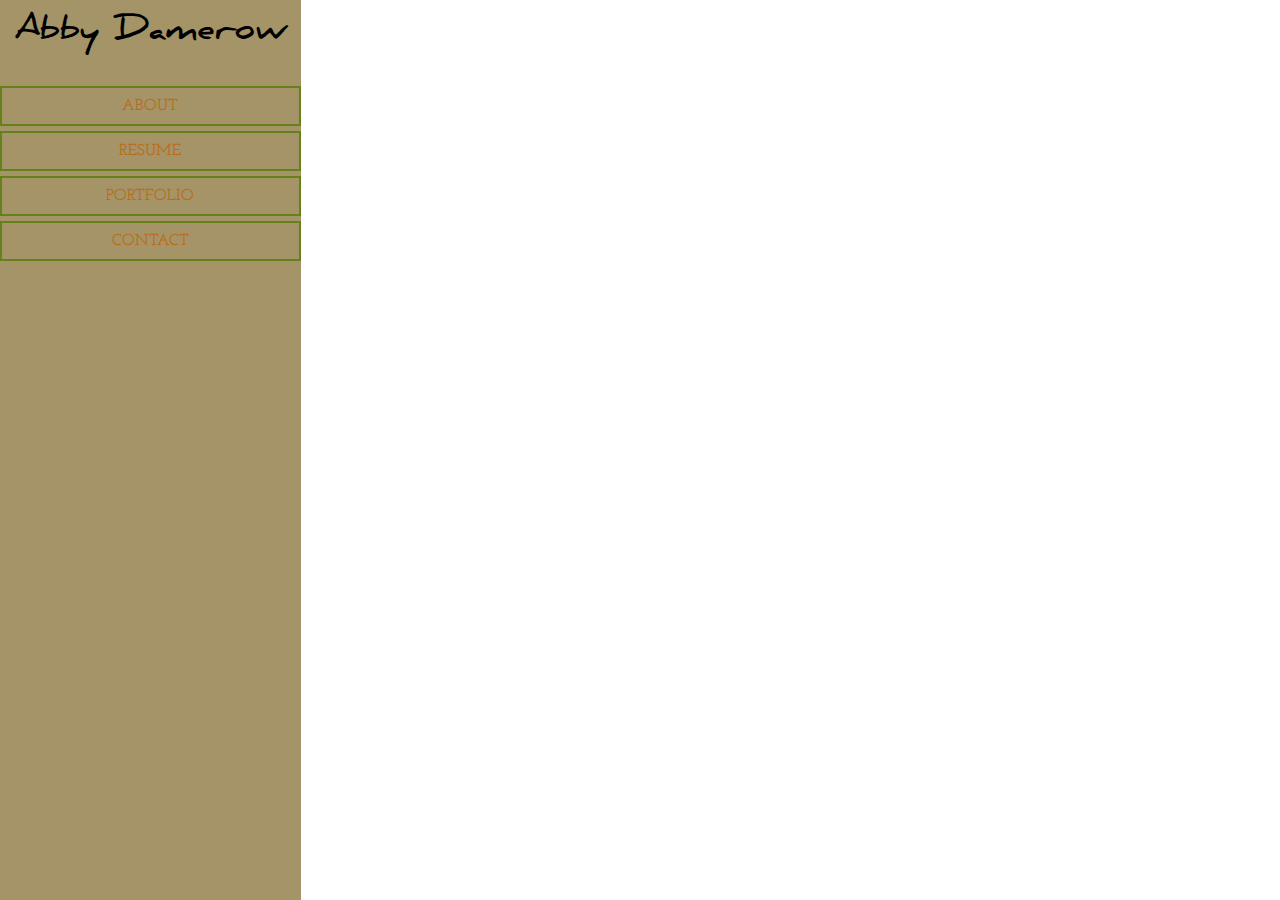
<file: index.html>
<!DOCTYPE html>
<html lang="en">
    
    <head>
        
        <meta charset="UTF-8">
        <title>Abby Damerow</title>
        
        <link rel="stylesheet" href="css/grid.css">
        <link rel="stylesheet" href="css/styles.css">
        <link rel="stylesheet" href="/css/home.css">
        
    </head>
    
    <body class="grid-container">
    
        <headder class="grid-3">
            <h1>Abby Damerow</h1>
            
            <nav>
                <ul>
                    <a href="#bio">
                        <li>
                            About
                        </li>
                    </a>
                    
                    <a href="#resume">
                        <li>
                            Resume
                        </li>
                    </a>
                    
                    <a href="/portfolio/index.html">
                        <li>
                            Portfolio
                        </li>
                    </a>
                    
                    <a href="#contact">
                        <li>
                            Contact
                        </li>
                    </a>
                    
                </ul>
            </nav>
        </headder>
        
        <div class="content" class="grid-9">
            
        <!--   BIO     -->
        
            <section id="bio">
                <h1>About Me</h1>

                <p>
                    I am currently a senior working towards my Bachelor’s of Arts in Visual Communication Design at Eastern Washington University with minors in animation and programming. My academic experience has provided me with the tools to become not only an effective designer, but a programmer as well.  I am proficient with the Adobe creative suite  and have begun learning HTML and CSS. With the additional experience I will gain completing projects and class assignments, I will be ready for the workforce by June 2017.
                </p>
                <p>    
                    With more than three years of experience working in team and customer service environments, I am well equipped to participate collaboratively in cross-functional teams as an intern.  My strong work ethic, personal drive, attention to detail, and desire to continually learn and adapt to new environments will benefit the projects we can work on together.
                </p>
                
                <h2>Interesting Tid-bits</h2>
                
                <ul>
                    <li>I have an orange tabby cat</li>
                    <li>I love to garden</li>
                    <li>I don't like most video games that are in first person</li>
                    <li>My favorite TV show is Steven Universe</li>
                    
                </ul>
            </section>

        <!-- RESUME  -->

            <section id="resume">
                <h2>Technical Skills</h2>
                <ul class="skills">
                    <li>Beginner Skills in CSS and HTML</li>
                    <li>Adobe Illustrator</li>
                    <li>Adobe Photoshop</li>
                </ul>
                <ul class="skills">
                    <li>Adobe InDesign</li>
                    <li>Autodesk 3DS Max</li>
                    <li>Proficient in Java</li>
                </ul>
                
                <h2>Education</h2>
                <div class="school">
                    <h3>Eastern Washington University</h3>
                    <p>Bachelor of Arts in Visual Communication Design</p>
                    <p>Minors in Animation and Programming</p>
                    <h3>Expected Graduation: June 2017</h3>

                </div>

                <div class="school">
                    <h3>Columbia Basin College</h3>
                    <p>Associates of Art in General Education</p>
                    <p>Running Start</p>
                    <h3>Graduated: June 2012</h3>
                </div>
                    
                <h2>Work Experience</h2>
                <div class="work">
                    <h3>JC Penney, Spokane WA</h3>
                    <p>Sales Associate</p>
                    <p>Design and process special orders for customers
Developed and maintained professional relationships with customers</p>
                    <h3>07/15 - Present</h3>
                </div>
                <div class="work">
                    <h3>Spear Fashion, Spokane WA</h3>
                    <p>Customer Service Representative</p>
                    <p>Holds responsibility for the store while the manager was away
In charge of training new employees</p>
                    <h3>08/2013 - 07/15</h3>
                </div>
                <div class="work">
                    <h3>Touch Wellness Center, Kennewick WA</h3>
                    <p>IT Assistant, Receptionist</p>
                    <p>I aided the owner in the setup and maintenance of the company's main computer as well as the programs needed for the business.</p>
                    <h3>04/2011 - 12/2012</h3>
                </div>
            </section>

        <!-- CONTACT  -->

            <section id="contact">
                <h1>Email me anytime!</h1>
                <p>abbydamerow@gmail.com</p>
            </section>
            
        </div>
    
    </body>
    
</html>
</file>
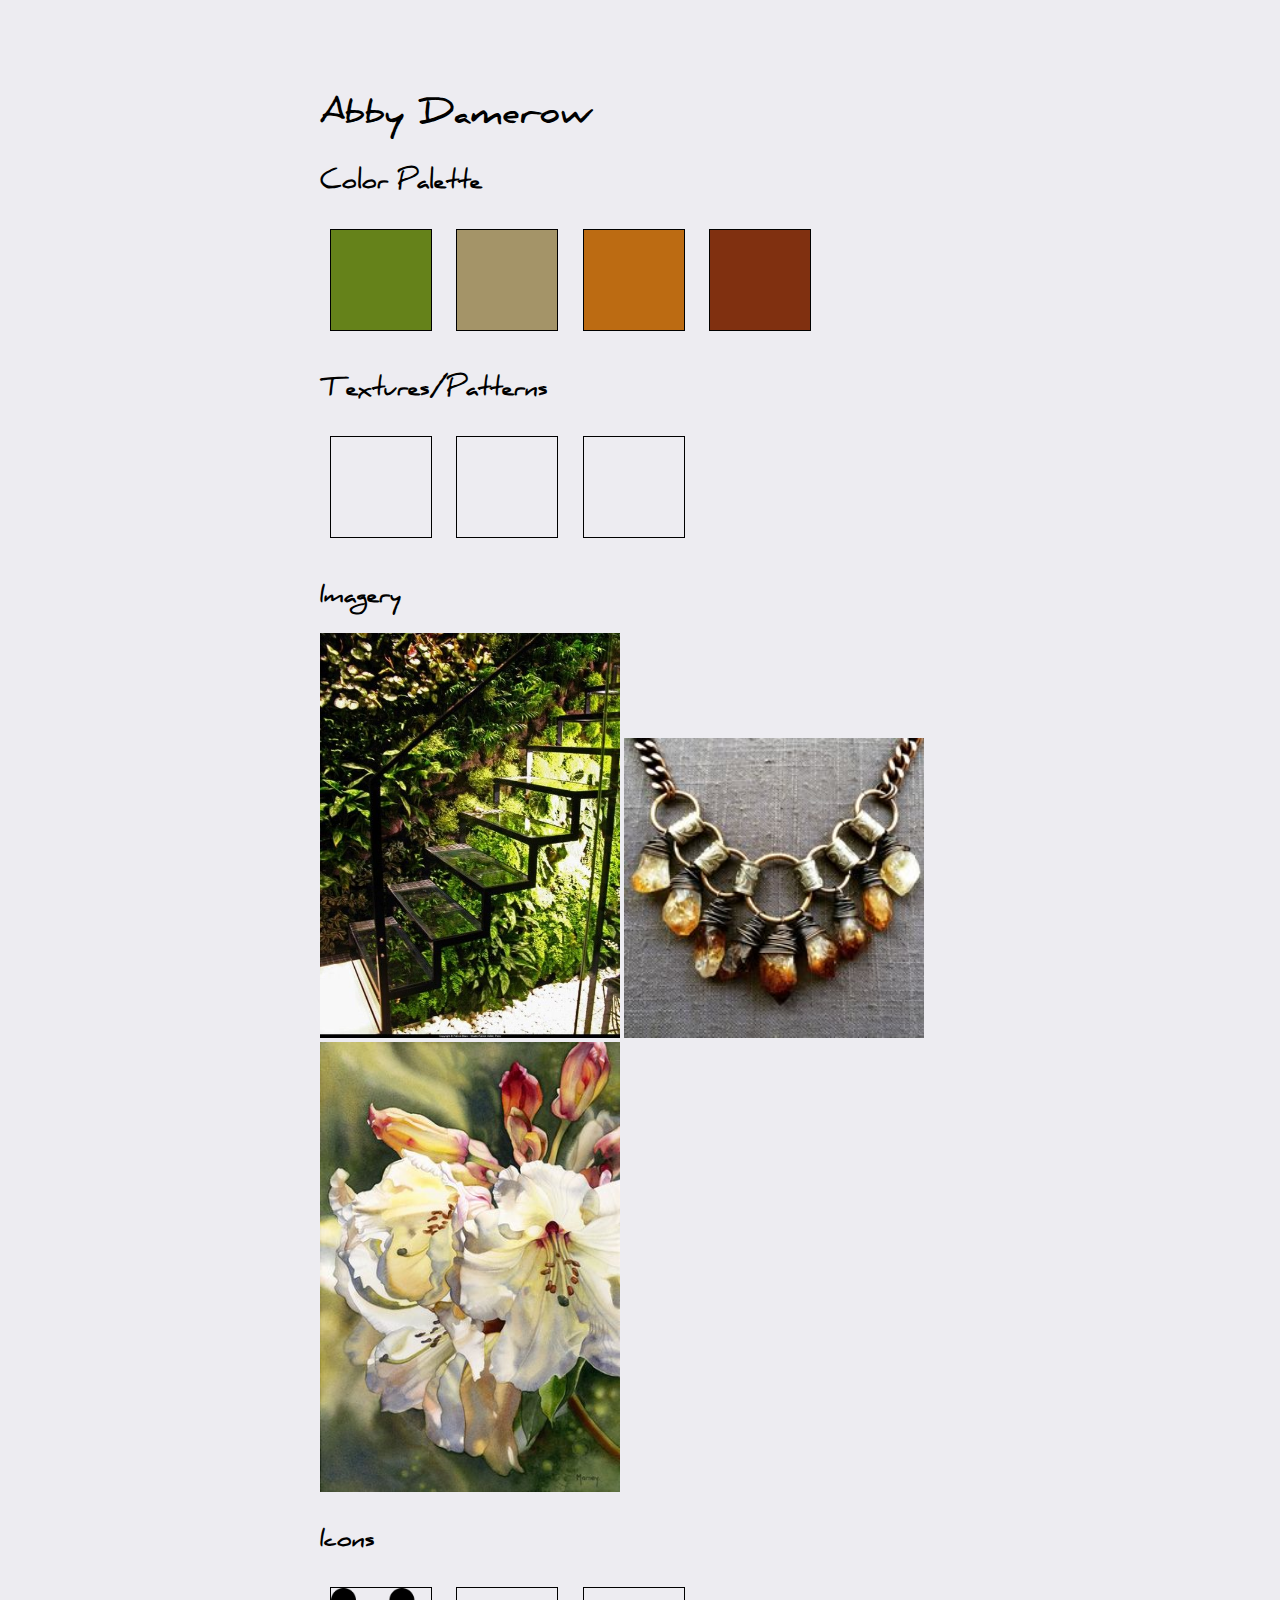
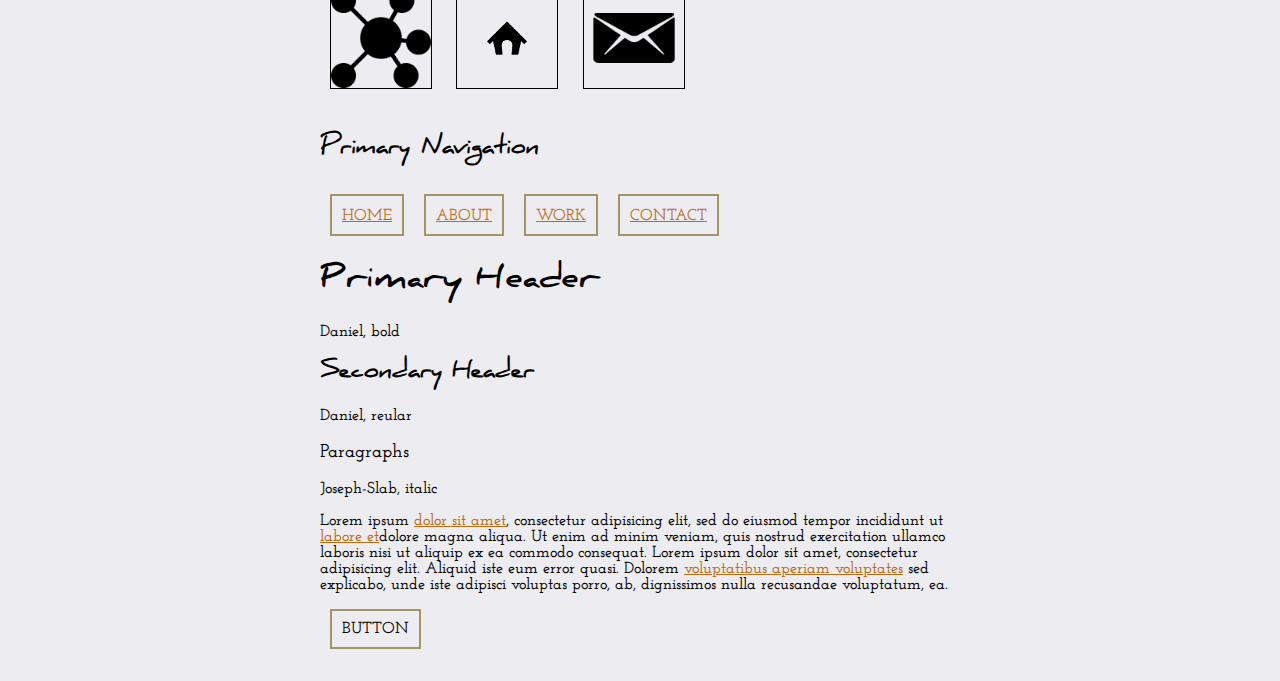
<file: style-tile/index.html>
<!DOCTYPE html>
<html >
  <head>
    <meta charset="UTF-8">
    <title>Style Tile</title>
    
    
    <link rel="stylesheet" href="css/normalize.css">
    <link rel="stylesheet" href='css/layout.css'>
    <link rel="stylesheet" href="css/styles.css">

    
  </head>

  <body>

    <!-- Project Info -->
	<section class="info">
  		<h1>Abby Damerow</h1>
	</section>

<!-- 
	Color Palette 
	* Add more colors to palette using: 
-->
	<section class="colors">
      <h2>Color Palette</h2>
      <div class="color-1"></div>
      <div class="color-2"></div>
      <div class="color-3"></div>
      <div class="color-4"></div>	
	</section>

<!-- 
	Textues & Patterns 
	* Add more textures or patterns
-->
	<section class="patterns">
      <h2>Textures/Patterns</h2>
      <div class="pattern-1"></div>
      <div class="pattern-2"></div>
      <div class="pattern-3"></div>
	</section>

<!-- 
	Imagery
-->
	<section class="imagery">
      <h2>Imagery</h2>
      <div class="imagery-1">
        <img src="/img/gardenStairs.jpg">
      </div>
      <div class="imagery-2">
        <img src="/img/necklace.jpg">
      </div>
      <div class="imagery-3">
        <img src="/img/flowerPainting.jpg">
      </div>
	</section>

<!-- 
	Icons
-->
	<section class="icons">
      <h2>Icons</h2>
      <div class="icon-1">
        
      </div>
      <div class="icon-2">

      </div>
      <div class="icon-3">

      </div>
	</section>	

<!-- Navigation -->
<section>
	
<!-- Primary Navigation -->	
	<section class="primary-nav">
      <h2>Primary Navigation</h2>
      <nav>
        <ul>
          <li><a href="#">Home</a></li>
          <li><a href="#">About</a></li>
          <li><a href="#">Work</a></li>
          <li><a href="#">Contact</a></li>
        </ul>
      </nav>
	</section>
  
		<!--  Typography -->
		<section  class="typography">				

        <h1>Primary Header</h1>
        <p>Daniel, bold</p>

        <h2>Secondary Header</h2>
        <p>Daniel, reular</h2>

        <h3>Paragraphs</h3>
        <p>Joseph-Slab, italic</h2>

        <p>Lorem ipsum <a href="#">dolor sit amet</a>, consectetur adipisicing elit, sed do eiusmod
        tempor incididunt ut <a href="#">labore et</a>dolore magna aliqua. Ut enim ad minim veniam, quis nostrud exercitation ullamco laboris nisi ut aliquip ex ea commodo consequat. Lorem ipsum dolor sit amet, consectetur adipisicing elit. Aliquid iste eum error quasi. Dolorem <a href="#">voluptatibus aperiam voluptates</a> sed explicabo, unde iste adipisci voluptas porro, ab, dignissimos nulla recusandae voluptatum, ea.
        </p>

        <p>
          <button>Button</button>
        </p>

		</section>
        
  </body>
</html>
</file>
<file: css/grid.css>
/* Global
================================ */

* {
	-webkit-box-sizing: border-box;
	-moz-box-sizing: border-box;
	box-sizing: border-box;
}


.grid-container {
	padding-left: 10px;
	padding-right: 10px;
	margin-left: auto;
	margin-right: auto;
}
img {
	width: 100%;
}

/* Media Queries
================================ */

@media (min-width: 1px) and (max-width: 767px)  {
	.grid-container > [class^="grid-"] {
		padding-top: 5px;
		padding-bottom: 5px;
	}
	.hide-mobile {
		display: none;
	}
}

@media (min-width: 768px) {

	/* Columns
	================================ */

	.grid-container > [class^="grid-"] {
		float: left;
		min-height: 1px;
		padding-left: 10px;
		padding-right: 10px;
		margin-left: 2%;
	}
	.grid-container > [class^="grid-"]:first-child {
		margin-left: 0;
	}
	.grid-container > [class^="grid-"]:last-child {
		float: right;
	}

	/* Columns are 65px wide, with 20px gutters
	=========================================== */

	.grid-1 {
		width: 6.5%;
	}
	.grid-2 {
		width: 15%;
	}
	.grid-3 {
		width: 23.5%;
	}
	.grid-4 {
		width: 32%;
	}
	.grid-5 {
		width: 40.5%;
	}
	.grid-6 {
		width: 49%;
	}
	.grid-7 {
		width: 57.5%;
	}
	.grid-8 {
		width: 66%;
	}
	.grid-9 {
		width: 74.5%;
	}
	.grid-10 {
		width: 83%;
	}
	.grid-11 {
		width: 91.5%;
	}
	.grid-12 {
		width: 100%;
	}

	/* Clearfix
	================================ */

	.grid-container:after,
	.group:after {
	  content: " ";
	  display: table;
	  clear: both;
	}
}
@media (min-width: 1200px) {
	.grid-container {
		max-width: 1100px;
	}
}
</file>
<file: css/styles.css>
/*  Fonts   */

@import url(https://fonts.googleapis.com/css?family=IM+Fell+Double+Pica);

@import url(https://fonts.googleapis.com/css?family=Josefin+Slab:600,300italic);

/* Daniel Regular */
@font-face
{
    font-family: 'daniel';
    src: url('/fonts/Daniel-Regular.otf');
    font-weight: normal;
    font-style: normal;
}

/* Daniel Bold */
@font-face
{
    font-family: 'daniel-bold';
    src: url('/fonts/Daniel-Bold.otf');
    font-weight: bold;
    font-style: normal;
}




/* HEADER */
html,body
{
  text-align:center;
}

h1
{
    display: inline-block;
    line-height: 50px;
    font-size: 2em;
    margin: 10px;
}

header
{
  background:#65821a;
  width: 100%;
  margin-bottom: 2em;
}



/*   Colors     */

/*
#edecf1;
#65821a;
#a49468;
#bc6b12;
#803010;
*/

a
{
    color: #bc6b12;
}

a:visited
{
    color: #803010;
}





/*     Navigation     */

nav li
{
    list-style: none;
    display: inline-block;
    float: left;
    margin: 10px;
}

ul
{
    padding: 0;
    list-style: none;
}






/*    Typography     */

/* Josefin */
p, h3, nav a, button, li
{
    font-family: 'Josefin Slab', serif;
    font-weight: 600;
}

/* Daniel */
h1
{
    font-family: 'daniel-bold';
}

h2
{
    font-family: 'daniel';
}





/* BUTTON & NAVIGATION */

button, nav li
{
    background: transparent;
    flex: 1 1 auto;
    padding: 10px;
    border: 2px solid #65821a;
    text-align: center;
    text-transform: uppercase;
    position: relative;
    overflow: hidden;
    transition: .3s;
}

button:after, nav li::after {
    position: absolute;
    transition: .3s;
    content: '';
    width: 0;
    left: 50%;
    bottom: 0;
    height: 3px;
    background: #65821a;
}

button:hover::after, nav li:hover::after
{
    width: 100%;
    left: 0;
}
</file>
<file: css/home.css>
.grid-container
{
    padding: 0px;
    margin: 0px;
    height: 100%;
    max-width: none;
}

html
{
    margin: 0px;
    height: 100%;
    max-width: none;
}




/*    MENU    */
.grid-container .grid-3
{
    background: #a49468;
    height: 100%;
    padding: 0px;
}

h1
{
    width: 100%;
    margin: 0px;
    padding: 10px;
}

nav li
{
    margin: 0px;
    width: 100%;
    margin-bottom: 5px;
}



/*    CONTENT    */
.content
{
    margin-left: 23.5%;
    padding-top: 5%;
    position: relative;
}

section
{
    width: 70%;
    background: #65821a;
    left: 0;
    right: 0;
    margin-left: auto;
    margin-right: auto;
    padding: 10px;
    position: absolute;
}

.skills, .school
{
    width: 45%;
    min-width: 200px;
    display: inline-block;
    margin: 0 auto;
}

.work
{
    width: 30%;
    min-width: 200px;
    display: inline-block;
    margin: 0 auto;
}

.school, .work
{
    margin-bottom: 20px;
}

.school p:nth-child(2), .work p:nth-child(2)
{
    font-style: italic;
}

.school p, .work p
{
    margin: 5px;
}

.school h3, .work h3
{
    margin-top: 5px;
    margin-bottom: 5px;
}




/*    TRANSFORMATIONS    */
section
{
    transform: scale(0, 0);
    
}

section:target
{
    transform: scale(1, 1);
    transition: transform .5s;
}




/*    MEDIA QUERIES    */
@media (max-width: 767px)
{
    
    .grid-container .grid-3
    {
        width: 100%;
        padding-bottom: 245px;
        padding-top: 30px;
    }

    h1
    {
        width: 100%;
        margin: 0px;
        padding: 10px;
    }

    nav ul
    {
        width: 100%;
        height: 187px;
    }
    
    nav a
    {
        margin: 0 auto;
        width: 80%;
        margin-bottom: 5px;
    }
    
    
    .content
    {
        padding-top: 5%;
        margin: 0 auto;
    }

    section
    {
        width: 80%;
        margin: 0 auto;
        padding: 10px;
    }
    
}
</file>
<file: style-tile/css/layout.css>
/*******************************/
/* DO NOT EDIT BELOW THIS LINE */
/*******************************/
/* Boxes */
.color-1,
.color-2,
.color-3,
.color-4,
.color-5,
.pattern-1,
.pattern-2,
.pattern-3,
.pattern-4,
.pattern-5,
.icon-1,
.icon-2,
.icon-3,
.icon-4,
.icon-5 {
	border: 1px solid #000;
	display: inline-block;
	margin: 10px;
	height: 100px;
	width: 100px;
}

.imagery-1, 
.imagery-2, 
.imagery-3, 
.imagery-4, 
.imagery-5 {
	display: inline-block;
} 

section	{
	margin: 2em 0;
	position: relative;
}

.label {
	background: rgba(131,131,131,.5);
	color: #fff;
	padding: .5em;
	position: absolute;
	left: -60px;
	top: -30px;	
}

/* Forms & Tables */
td {
	border: 1px solid #000;
	padding: .5em;
}

label, input, button {
	display: block;
	margin: 1em;
}

/* Figure */
figure {
	border: 1px solid #000;
	padding: 1em;
}


body {
  margin: 0 auto;
  width: 50%;
}
</file>
<file: style-tile/css/styles.css>
/*  Fonts   */

@import url(https://fonts.googleapis.com/css?family=Josefin+Slab:600,300italic);

/* Daniel Regular */
@font-face
{
    font-family: 'daniel';
    src: url('/fonts/Daniel-Regular.otf');
    font-weight: normal;
    font-style: normal;
}

/* Daniel Bold */
@font-face
{
    font-family: 'daniel-bold';
    src: url('/fonts/Daniel-Bold.otf');
    font-weight: bold;
    font-style: normal;
}

/*   Colors     */

body
{
    background: #edecf1;
}

.color-1
{
    background: #65821a;
}

.color-2
{
    background: #a49468;
    
}

.color-3
{
    background: #bc6b12;
}

.color-4
{
    background: #803010;
}

a
{
    color: #bc6b12;
}

a:visited
{
    color: #65821a;
}



/*     Textures & Patterns     */

.pattern-1
{
    background: url("http://thumbs.dreamstime.com/z/succulent-plants-seamless-pattern-background-vector-texture-hand-drawn-doodle-seaweed-32239696.jpg");
    background-size: cover;
}

.pattern-2
{
    background: url("http://thumbs.dreamstime.com/z/seamless-pattern-crystal-lattice-vector-illustration-36009699.jpg");
    background-size: cover;
}

.pattern-3
{
   background:url("http://43ci6u1cc9m72hp4c23z0nf1.wpengine.netdna-cdn.com/wp-content/uploads/2012/05/Screen-Shot-2012-05-21-at-9.40.23-PM.png");
    background-size: cover;
}

/*     Images     */

.imagery-1 img
{
    width: 300px;
}

.imagery-2 img
{
    width: 300px;
}

.imagery-3 img
{
    width: 300px;
}

/*     Icons     */

.icon-1
{
    background: url("/img/work.png");
    background-size: contain;
}

.icon-2
{
    background: url("/img/home.png");
    background-size: contain;
}

.icon-3
{
    background: url("/img/email.png");
    background-size: contain;
}

/*     Navigation     */

nav li
{
    list-style: none;
    display: inline-block;
    float: left;
    margin: 10px;
}

ul
{
    padding: 0;
}


/*    Typography     */

/* Josefin */
p, h3, nav a
{
    font-family: 'Josefin Slab', serif;
    font-weight: 600;
}

/* Daniel */
h1
{
    font-family: 'daniel-bold';
    margin-top: 100px;
}

h2
{
    font-family: 'daniel';
}

button, nav li
{
    background: transparent;
    flex: 1 1 auto;
    margin: 10px;
    padding: 10px;
    border: 2px solid #a49468;
    text-align: center;
    text-transform: uppercase;
    position: relative;
    overflow: hidden;
    transition: .3s;
}

button:after, nav li::after {
    position: absolute;
    transition: .3s;
    content: '';
    width: 0;
    left: 50%;
    bottom: 0;
    height: 3px;
    background: #a49468;
}

button:hover::after, nav li:hover::after
{
    width: 100%;
    left: 0;
}
</file>
